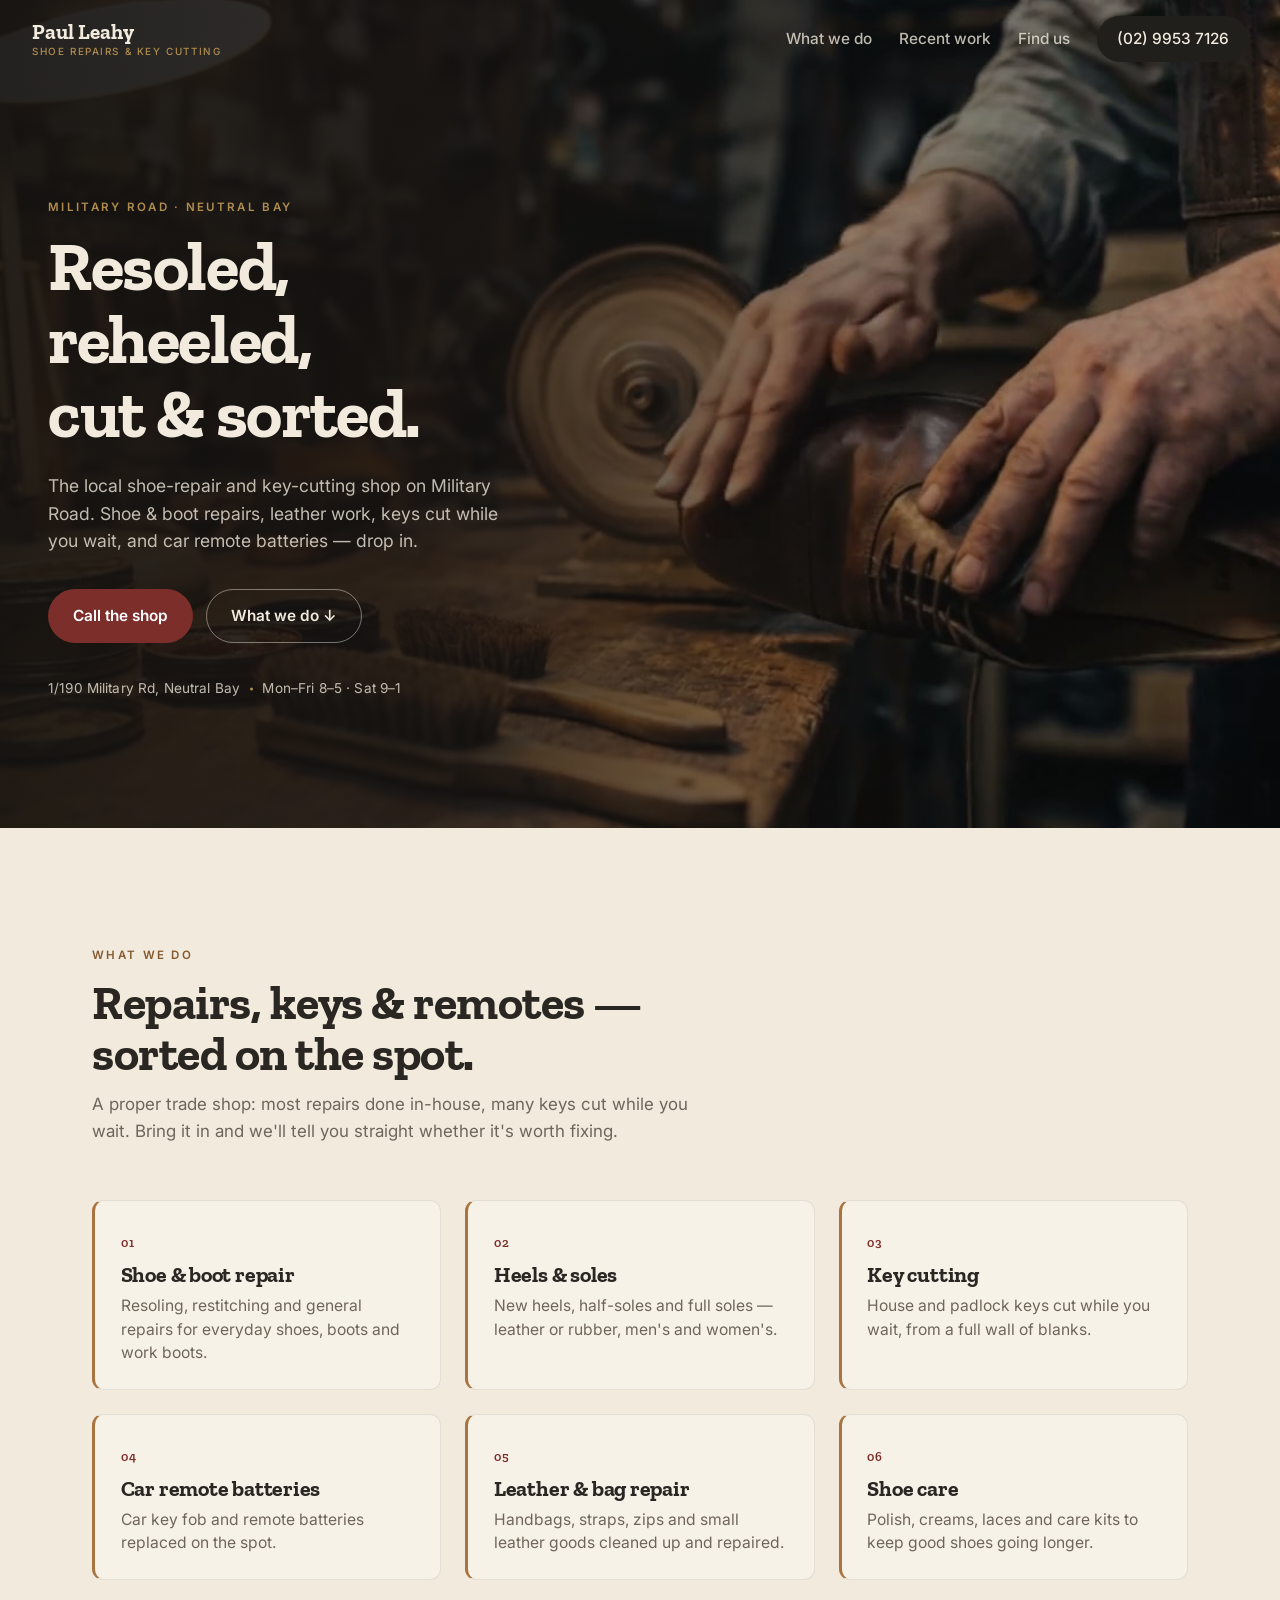
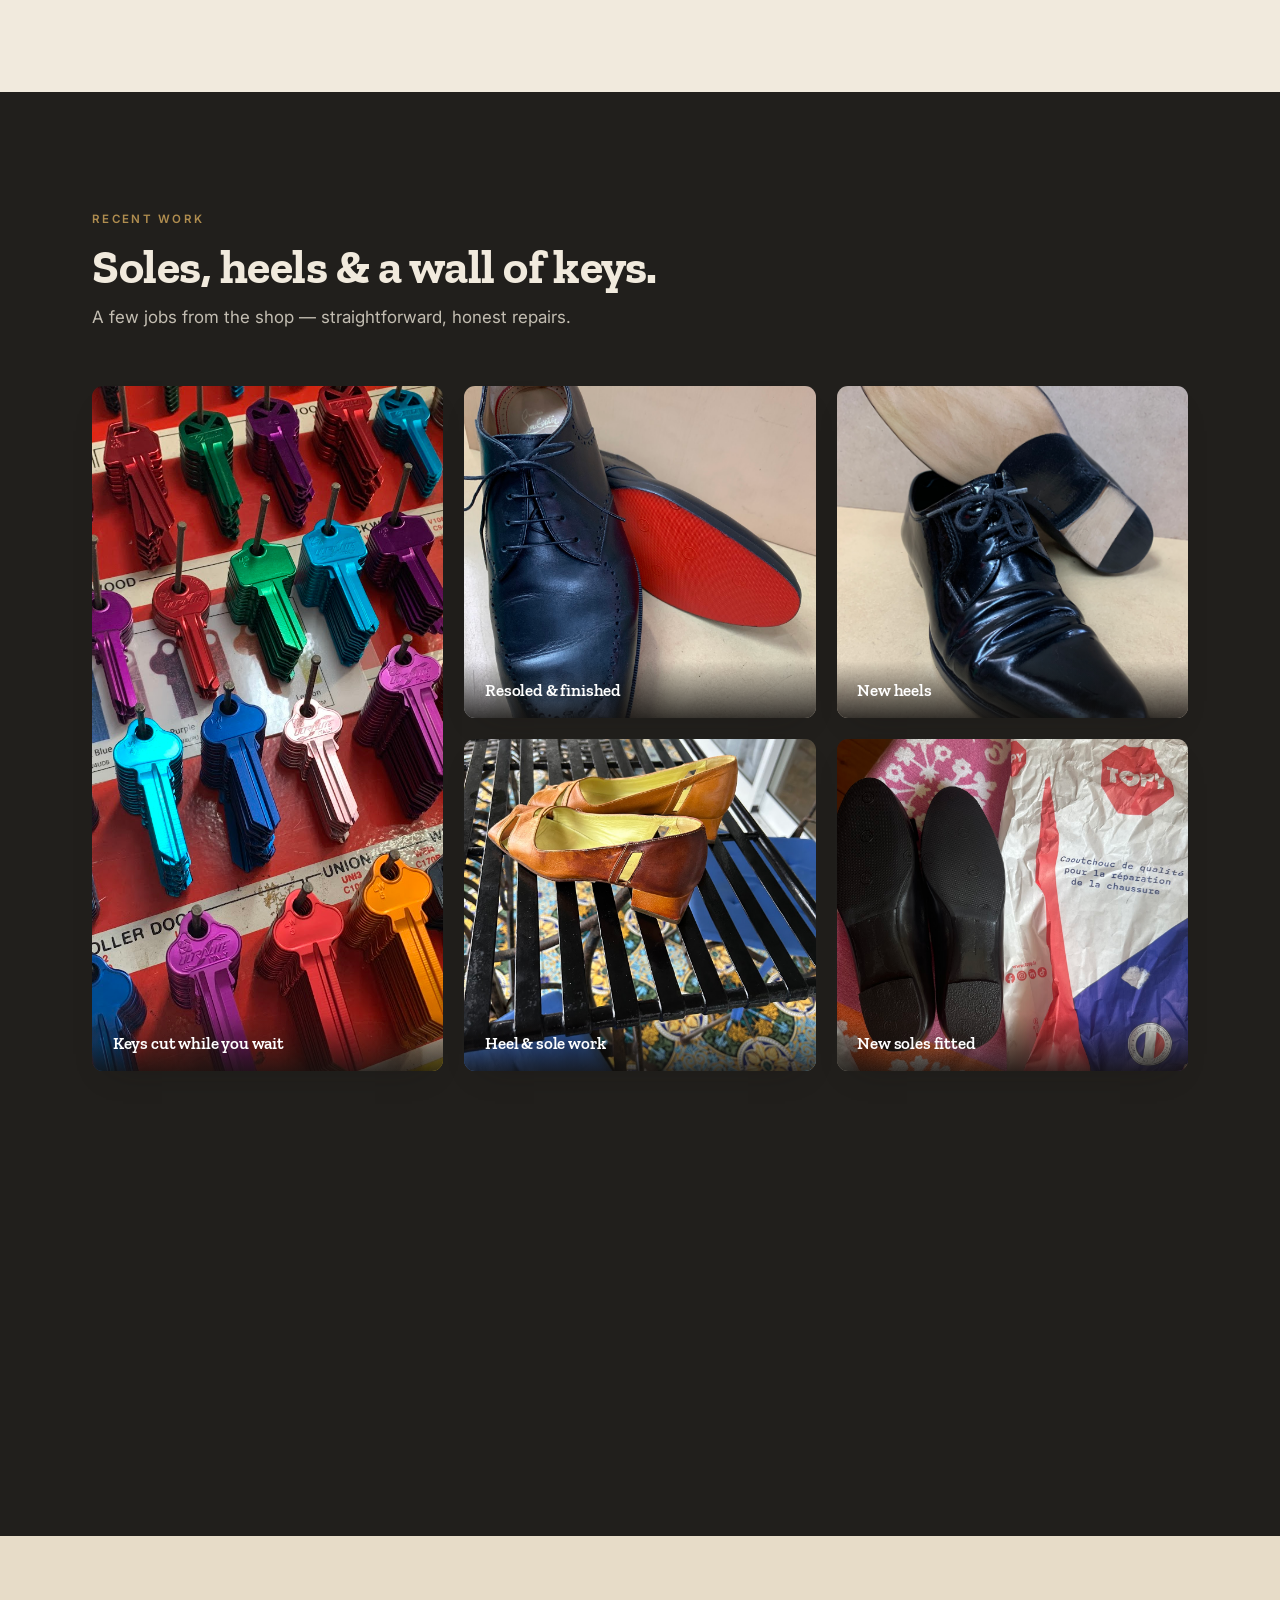
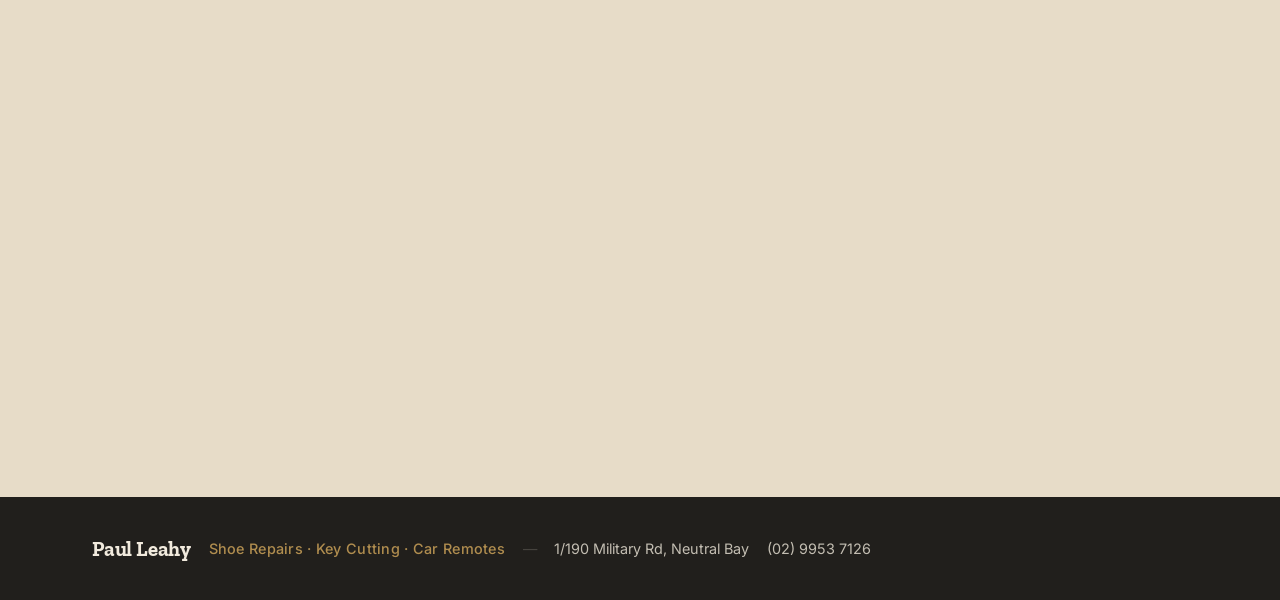
<file: index.html>
<!doctype html>
<html lang="en">
<head>
<meta charset="utf-8">
<meta name="viewport" content="width=device-width,initial-scale=1">
<meta name="robots" content="noindex,nofollow">
<title>Paul Leahy Shoe Repairs · Neutral Bay — shoe repair, key cutting &amp; car remotes</title>
<meta name="description" content="Paul Leahy Shoe Repairs, Key Cutting &amp; Car Remote Batteries — 1/190 Military Rd, Neutral Bay. Resoling, reheeling, leather &amp; bag repair, while-you-wait key cutting and car remote batteries. Open Mon–Fri 8–5, Sat 9–1. Call (02) 9953 7126.">
<link rel="preconnect" href="https://fonts.googleapis.com">
<link rel="preconnect" href="https://fonts.gstatic.com" crossorigin>
<link href="https://fonts.googleapis.com/css2?family=Zilla+Slab:wght@400;500;600;700&family=Inter:wght@400;500;600;700&display=swap" rel="stylesheet">
<link rel="stylesheet" href="tokens.css">
<link rel="stylesheet" href="styles.css?v=2">
</head>
<body>

<!-- NAV -->
<nav class="nav" id="nav">
  <a class="wordmark" href="#top">Paul&nbsp;Leahy<span class="wm-sub">Shoe Repairs &amp; Key Cutting</span></a>
  <div class="nav-links">
    <a href="#services">What we do</a>
    <a href="#work">Recent work</a>
    <a href="#visit">Find us</a>
    <a class="btn btn-pill" href="tel:+61299537126">(02) 9953 7126</a>
  </div>
  <button class="nav-toggle" id="navToggle" aria-label="Menu"><span></span><span></span><span></span></button>
  <div class="nav-drawer" id="navDrawer">
    <a href="#services">What we do</a>
    <a href="#work">Recent work</a>
    <a href="#visit">Find us</a>
    <a class="btn btn-pill" href="tel:+61299537126">Call (02) 9953 7126</a>
  </div>
</nav>

<!-- HERO · LEFT-RAIL editorial over full-bleed workshop video -->
<header class="hero" id="top">
  <div class="hero-media">
    <video autoplay muted loop playsinline poster="assets/images/hero-poster.jpg">
      <source src="assets/video/hero.mp4?v=1" type="video/mp4">
    </video>
  </div>
  <div class="hero-rail">
    <div class="hero-rail-inner">
      <span class="kicker">Military Road · Neutral Bay</span>
      <h1>Resoled,<br>reheeled,<br>cut &amp; sorted.</h1>
      <p class="sub">The local shoe-repair and key-cutting shop on Military Road. Shoe &amp; boot repairs, leather work, keys cut while you wait, and car remote batteries — drop in.</p>
      <div class="hero-cta">
        <a class="btn btn-primary" href="tel:+61299537126">Call the shop</a>
        <a class="btn btn-ghost" href="#services">What we do ↓</a>
      </div>
      <div class="hero-meta">
        <span>1/190 Military Rd, Neutral Bay</span>
        <span>Mon–Fri 8–5 · Sat 9–1</span>
      </div>
    </div>
  </div>
</header>

<!-- SERVICES · the heart -->
<section class="sec services" id="services">
  <div class="wrap">
    <div class="sec-head reveal">
      <span class="kicker">What we do</span>
      <h2>Repairs, keys &amp; remotes — sorted on the spot.</h2>
      <p>A proper trade shop: most repairs done in-house, many keys cut while you wait. Bring it in and we'll tell you straight whether it's worth fixing.</p>
    </div>
    <div class="svc-grid">
      <article class="svc reveal">
        <span class="svc-no">01</span>
        <h3>Shoe &amp; boot repair</h3>
        <p>Resoling, restitching and general repairs for everyday shoes, boots and work boots.</p>
      </article>
      <article class="svc reveal d1">
        <span class="svc-no">02</span>
        <h3>Heels &amp; soles</h3>
        <p>New heels, half-soles and full soles — leather or rubber, men's and women's.</p>
      </article>
      <article class="svc reveal d2">
        <span class="svc-no">03</span>
        <h3>Key cutting</h3>
        <p>House and padlock keys cut while you wait, from a full wall of blanks.</p>
      </article>
      <article class="svc reveal">
        <span class="svc-no">04</span>
        <h3>Car remote batteries</h3>
        <p>Car key fob and remote batteries replaced on the spot.</p>
      </article>
      <article class="svc reveal d1">
        <span class="svc-no">05</span>
        <h3>Leather &amp; bag repair</h3>
        <p>Handbags, straps, zips and small leather goods cleaned up and repaired.</p>
      </article>
      <article class="svc reveal d2">
        <span class="svc-no">06</span>
        <h3>Shoe care</h3>
        <p>Polish, creams, laces and care kits to keep good shoes going longer.</p>
      </article>
    </div>
  </div>
</section>

<!-- WORK · real Google photos, honestly attributed -->
<section class="sec work" id="work">
  <div class="wrap">
    <div class="sec-head light reveal">
      <span class="kicker">Recent work</span>
      <h2>Soles, heels &amp; a wall of keys.</h2>
      <p>A few jobs from the shop — straightforward, honest repairs.</p>
    </div>
    <div class="work-grid">
      <figure class="w-tall reveal"><img src="assets/images/key-wall.jpg" alt="A full wall of cut keys hanging on hooks at the key-cutting counter" loading="lazy">
        <figcaption><h3>Keys cut while you wait</h3></figcaption></figure>
      <figure class="reveal d1"><img src="assets/images/resole-brogue.jpg" alt="A black leather brogue with a freshly fitted sole" loading="lazy">
        <figcaption><h3>Resoled &amp; finished</h3></figcaption></figure>
      <figure class="reveal d1"><img src="assets/images/reheel-patent.jpg" alt="A black patent dress shoe with a new heel fitted" loading="lazy">
        <figcaption><h3>New heels</h3></figcaption></figure>
      <figure class="reveal d2"><img src="assets/images/heels-resoled.jpg" alt="A pair of tan leather heels repaired and resoled" loading="lazy">
        <figcaption><h3>Heel &amp; sole work</h3></figcaption></figure>
      <figure class="reveal d2"><img src="assets/images/new-soles.jpg" alt="A pair of flats turned sole-up showing new rubber soles" loading="lazy">
        <figcaption><h3>New soles fitted</h3></figcaption></figure>
      <figure class="w-wide reveal"><img src="assets/images/leather-bag.jpg" alt="A navy leather bag cleaned up and repaired" loading="lazy">
        <figcaption><h3>Leather &amp; bag repair</h3></figcaption></figure>
    </div>
  </div>
</section>

<!-- VISIT -->
<section class="sec visit" id="visit">
  <div class="wrap visit-wrap">
    <div class="visit-copy reveal">
      <span class="kicker">Find the shop</span>
      <h2>1/190 Military Road,<br>Neutral Bay.</h2>
      <p>On Military Road, a short walk from the Neutral Bay shops. Drop-in repairs and key cutting — no appointment needed.</p>
      <div class="visit-cta">
        <a class="btn btn-primary big" href="https://maps.google.com/?q=Paul+Leahy+Shoe+Repairs+1/190+Military+Rd+Neutral+Bay" target="_blank" rel="noopener">Get directions →</a>
        <a class="btn btn-ghost-dark big" href="tel:+61299537126">Call (02) 9953 7126</a>
      </div>
    </div>
    <div class="visit-info reveal d1">
      <div class="vi big-hours"><div class="l">Open</div><b>Mon–Fri 8:00am – 5:00pm</b><span>Sat 9:00am – 1:00pm · Sun closed</span></div>
      <div class="vi"><div class="l">Address</div><a href="https://maps.google.com/?q=Paul+Leahy+Shoe+Repairs+1/190+Military+Rd+Neutral+Bay" target="_blank" rel="noopener">1/190 Military Rd, Neutral Bay NSW 2089</a></div>
      <div class="vi"><div class="l">Phone</div><a href="tel:+61299537126">(02) 9953 7126</a></div>
    </div>
  </div>
</section>

<!-- FOOTER · compact utilitarian trade bar (varied from prior builds) -->
<footer>
  <div class="wrap foot-bar">
    <span class="foot-mark">Paul Leahy</span>
    <span class="foot-trade">Shoe Repairs · Key Cutting · Car Remotes</span>
    <span class="foot-sep" aria-hidden="true">—</span>
    <a href="https://maps.google.com/?q=Paul+Leahy+Shoe+Repairs+1/190+Military+Rd+Neutral+Bay" target="_blank" rel="noopener">1/190 Military Rd, Neutral Bay</a>
    <a href="tel:+61299537126">(02) 9953 7126</a>
  </div>
</footer>

<script src="main.js?v=3"></script>
</body>
</html>
</file>
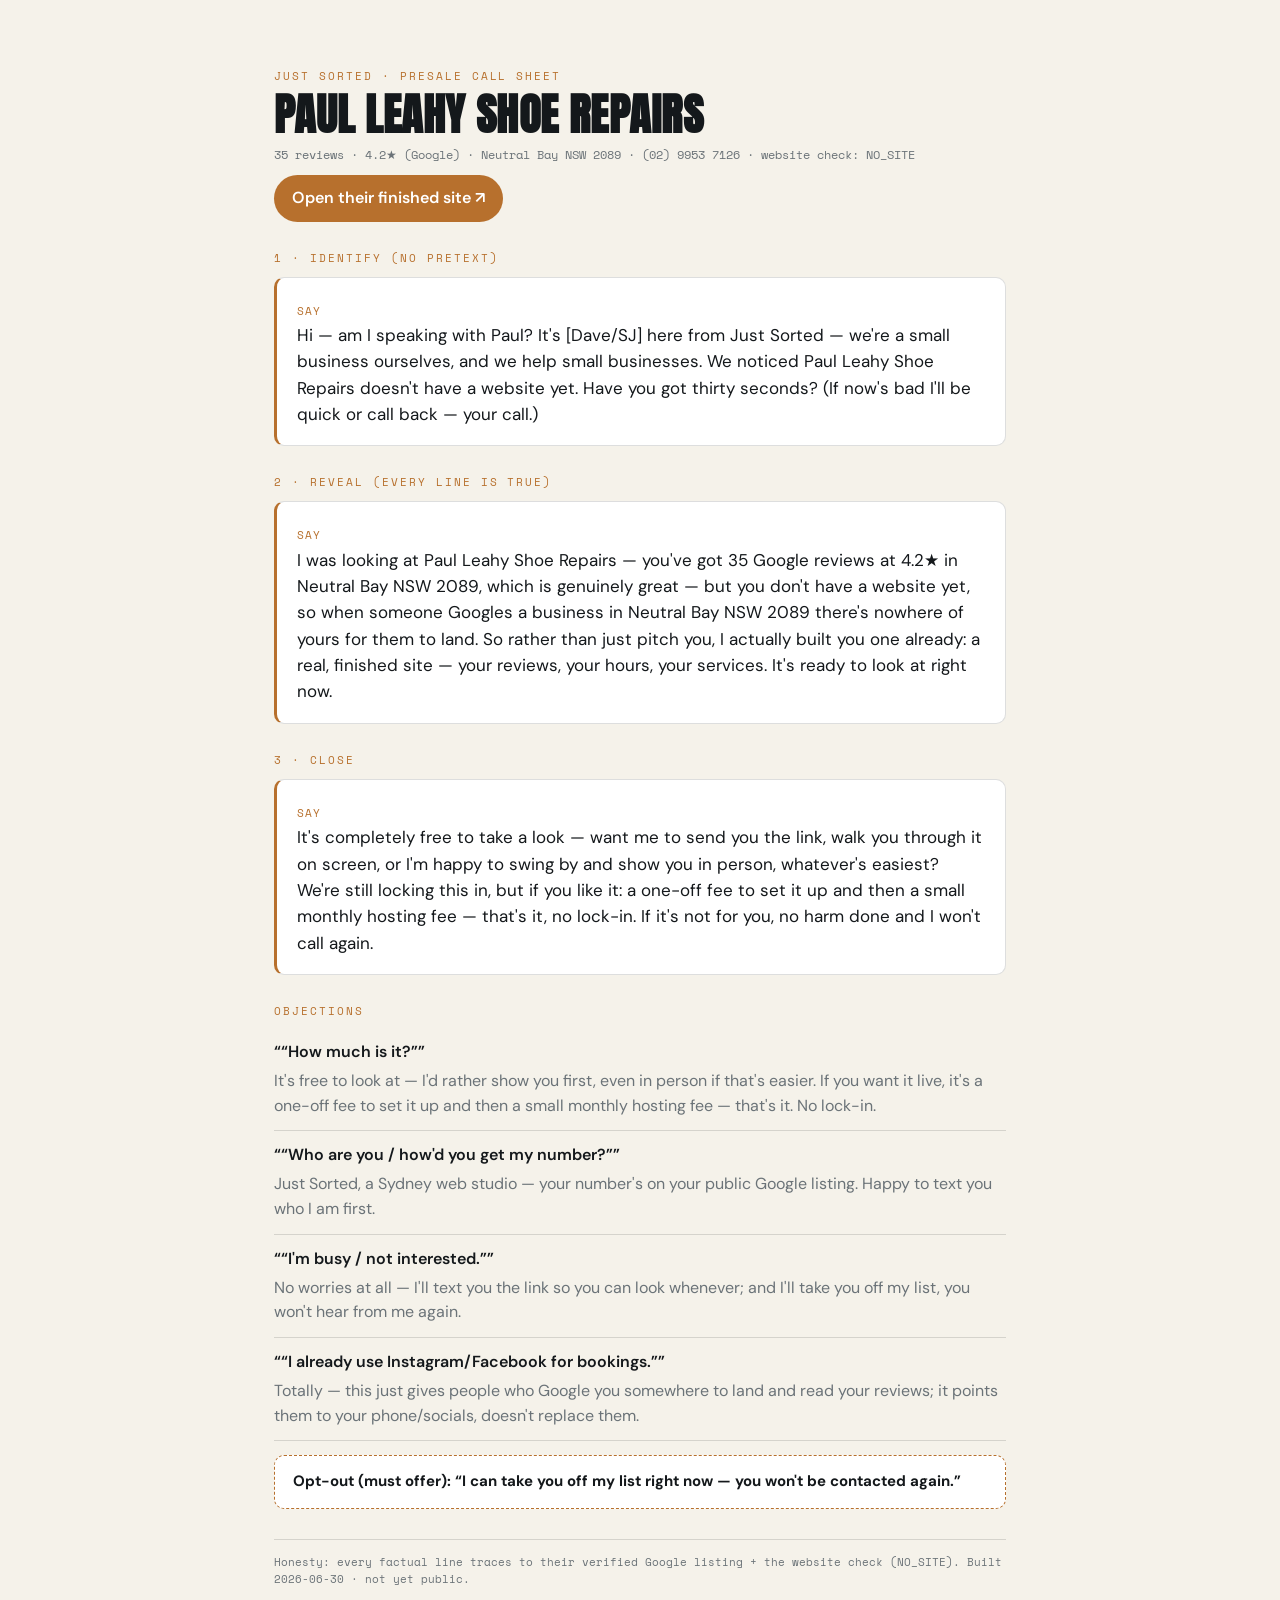
<file: call-sheet.html>
<!DOCTYPE html><html lang="en-AU"><head><meta charset="UTF-8">
<meta name="viewport" content="width=device-width, initial-scale=1">
<meta name="robots" content="noindex,nofollow">
<title>Call sheet — Paul Leahy Shoe Repairs</title>
<link href="https://fonts.googleapis.com/css2?family=Anton&family=DM+Sans:wght@400;500;600&family=Space+Mono:wght@400;700&display=swap" rel="stylesheet">
<style>
:root{--ink:#14181B;--paper:#F5F2EA;--clay:#B7702D;--steel:#6B7378;--line:rgba(20,24,27,.14)}
*{box-sizing:border-box;margin:0;padding:0}
body{font-family:'DM Sans',system-ui,sans-serif;background:var(--paper);color:var(--ink);line-height:1.55;padding:40px 24px;max-width:780px;margin:0 auto}
h1{font-family:'Anton',sans-serif;text-transform:uppercase;font-size:clamp(28px,5vw,44px);letter-spacing:.01em;line-height:.98}
.lbl{font-family:'Space Mono',monospace;font-size:11px;letter-spacing:.18em;text-transform:uppercase;color:var(--clay);margin:28px 0 8px}
.facts{font-family:'Space Mono',monospace;font-size:12px;color:var(--steel);margin-top:10px}
.act{background:#fff;border:1px solid var(--line);border-left:3px solid var(--clay);border-radius:10px;padding:18px 20px;margin-top:10px;font-size:17px}
.actno{font-family:'Space Mono',monospace;font-size:11px;color:var(--clay);letter-spacing:.1em}
.prev{display:inline-block;margin-top:10px;background:var(--clay);color:#fff;font-weight:600;padding:11px 18px;border-radius:999px;text-decoration:none}
.obj{border-bottom:1px solid var(--line);padding:12px 0}.obj q{font-weight:600}.obj p{color:var(--steel);margin-top:4px}
.optout{background:#fff;border:1px dashed var(--clay);border-radius:10px;padding:14px 18px;margin-top:14px;font-size:15px}
.foot{font-family:'Space Mono',monospace;font-size:11px;color:var(--steel);margin-top:30px;border-top:1px solid var(--line);padding-top:14px}
</style></head><body>
<div class="lbl">Just Sorted · presale call sheet</div>
<h1>Paul Leahy Shoe Repairs</h1>
<div class="facts">35 reviews · 4.2★ (Google) · Neutral Bay NSW 2089 · (02) 9953 7126 · website check: NO_SITE</div>
<a class="prev" href="https://ferrisbueller92.github.io/presale-paul-leahy/" target="_blank">Open their finished site ↗</a>
<div class="lbl">1 · Identify (no pretext)</div><div class="act"><span class="actno">SAY</span><br>Hi — am I speaking with Paul? It&#x27;s [Dave/SJ] here from Just Sorted — we&#x27;re a small business ourselves, and we help small businesses. We noticed Paul Leahy Shoe Repairs doesn&#x27;t have a website yet. Have you got thirty seconds? (If now&#x27;s bad I&#x27;ll be quick or call back — your call.)</div>
<div class="lbl">2 · Reveal (every line is true)</div><div class="act"><span class="actno">SAY</span><br>I was looking at Paul Leahy Shoe Repairs — you&#x27;ve got 35 Google reviews at 4.2★ in Neutral Bay NSW 2089, which is genuinely great — but you don&#x27;t have a website yet, so when someone Googles a business in Neutral Bay NSW 2089 there&#x27;s nowhere of yours for them to land. So rather than just pitch you, I actually built you one already: a real, finished site — your reviews, your hours, your services. It&#x27;s ready to look at right now.</div>
<div class="lbl">3 · Close</div><div class="act"><span class="actno">SAY</span><br>It&#x27;s completely free to take a look — want me to send you the link, walk you through it on screen, or I&#x27;m happy to swing by and show you in person, whatever&#x27;s easiest? We&#x27;re still locking this in, but if you like it: a one-off fee to set it up and then a small monthly hosting fee — that&#x27;s it, no lock-in. If it&#x27;s not for you, no harm done and I won&#x27;t call again.</div>
<div class="lbl">Objections</div><div class="obj"><q>“How much is it?”</q><p>It&#x27;s free to look at — I&#x27;d rather show you first, even in person if that&#x27;s easier. If you want it live, it&#x27;s a one-off fee to set it up and then a small monthly hosting fee — that&#x27;s it. No lock-in.</p></div><div class="obj"><q>“Who are you / how&#x27;d you get my number?”</q><p>Just Sorted, a Sydney web studio — your number&#x27;s on your public Google listing. Happy to text you who I am first.</p></div><div class="obj"><q>“I&#x27;m busy / not interested.”</q><p>No worries at all — I&#x27;ll text you the link so you can look whenever; and I&#x27;ll take you off my list, you won&#x27;t hear from me again.</p></div><div class="obj"><q>“I already use Instagram/Facebook for bookings.”</q><p>Totally — this just gives people who Google you somewhere to land and read your reviews; it points them to your phone/socials, doesn&#x27;t replace them.</p></div>
<div class="optout"><b>Opt-out (must offer): “I can take you off my list right now — you won&#x27;t be contacted again.”</b></div>
<div class="foot">Honesty: every factual line traces to their verified Google listing + the website check (NO_SITE). Built 2026-06-30 · not yet public.</div>
</body></html>
</file>
<file: tokens.css>
/* Paul Leahy Shoe Repairs — design tokens. Heritage cobbler / key-cutting trade.
   Grounded: 1/190 Military Rd, Neutral Bay NSW 2089; (02) 9953 7126; shoe repair,
   resoling, reheeling, key cutting, car remote batteries, leather & bag repair;
   Mon-Fri 8-5, Sat 9-1, Sun closed. NO logo, NO website.
   HONESTY NOTE: 4.2 Google rating with mixed reviews — this build is SERVICES-LED.
   Deliberately NO star-rating badge and NO review carousel (would misrepresent).
   DISTINCT from prior builds (cafes = warm cream/caramel/green serif & sans; trades = steel-blue/amber):
   Paul Leahy = HERITAGE TRADE — parchment + charcoal ink + leather-tan + OXBLOOD accent
   (echoes the red repaired soles), a sturdy SLAB-SERIF display (Zilla Slab) + Inter body,
   LEFT-RAIL editorial hero, compact utilitarian footer bar. */
:root{
  /* palette — heritage cobbler */
  --ink:      #211F1C;   /* warm charcoal — dark panels / hero rail */
  --ink-2:    #2C2926;
  --bone:     #F1EADD;   /* parchment ground */
  --paper:    #F7F2E8;
  --sand:     #E7DCC8;   /* pale toasted surface */
  --tan:      #A9743F;   /* leather tan — mid accent */
  --tan-deep: #855A2E;
  --oxblood:  #7C2E2A;   /* repaired-sole red — signature accent */
  --oxblood-deep:#5E211E;
  --brass:    #B08D4F;   /* fine detail line */
  --text:     #2A2622;   /* warm near-black body */
  --muted:    #6F665B;
  --on-dark:  #F1EADD;
  --on-dark-soft: rgba(241,234,221,.78);
  --line:     rgba(33,31,28,.16);
  --line-soft:rgba(33,31,28,.09);
  --line-dark:rgba(241,234,221,.18);

  /* type */
  --f-display:"Zilla Slab","Georgia",serif;            /* sturdy slab — workshop signage / craft */
  --f-body:   "Inter","Helvetica Neue",Arial,sans-serif;
  --t-hero: clamp(2.5rem, 5.4vw, 4.7rem);
  --t-h2:   clamp(1.8rem, 3.8vw, 3rem);
  --t-h3:   clamp(1.15rem, 1.7vw, 1.4rem);
  --t-body: 1.06rem;
  --t-kicker:.72rem;

  /* spacing */
  --s-2:.5rem; --s-3:.85rem; --s-4:1.4rem; --s-5:2.2rem; --s-6:3.4rem; --s-7:clamp(4rem,9vw,7rem);
  --maxw:1160px;

  /* radii — modest, utilitarian */
  --r-sm:6px; --r-md:11px; --r-lg:16px; --r-pill:999px;

  /* shadows */
  --shadow-soft: 0 24px 56px -30px rgba(20,18,16,.5);
  --shadow-card: 0 14px 32px -20px rgba(20,18,16,.34);

  /* motion */
  --dur:.55s;
  --ease: cubic-bezier(.22,1,.36,1);
  --ease-out: cubic-bezier(.16,1,.3,1);
}
</file>
<file: styles.css>
/* Paul Leahy Shoe Repairs — styles. Heritage trade: parchment + charcoal + leather-tan + oxblood.
   LEFT-RAIL editorial hero · slab-serif display · services-led · compact footer bar. */

*{margin:0;padding:0;box-sizing:border-box}
html{scroll-behavior:smooth}
body{font-family:var(--f-body);font-size:var(--t-body);line-height:1.6;color:var(--text);background:var(--bone);-webkit-font-smoothing:antialiased}
img{display:block;max-width:100%}
a{color:inherit;text-decoration:none}
h1,h2,h3{font-family:var(--f-display);font-weight:700;line-height:1.06;letter-spacing:-.01em}
.wrap{max-width:var(--maxw);margin:0 auto;padding:0 clamp(1.2rem,4vw,2rem)}
.sec{padding:var(--s-7) 0}

.kicker{display:inline-block;font-family:var(--f-body);font-weight:600;font-size:var(--t-kicker);
  letter-spacing:.2em;text-transform:uppercase;color:var(--tan-deep);margin-bottom:var(--s-3)}
.kicker.light{color:var(--brass)}

.btn{display:inline-flex;align-items:center;gap:.5rem;font-family:var(--f-body);font-weight:600;
  font-size:.96rem;padding:.85rem 1.5rem;border-radius:var(--r-pill);transition:transform .2s var(--ease),background .2s,color .2s,border-color .2s;cursor:pointer;border:1.5px solid transparent}
.btn:hover{transform:translateY(-2px)}
.btn-primary{background:var(--oxblood);color:#fff}
.btn-primary:hover{background:var(--oxblood-deep)}
.btn-ghost{background:transparent;color:var(--on-dark);border-color:rgba(241,234,221,.45)}
.btn-ghost:hover{border-color:var(--on-dark);background:rgba(241,234,221,.08)}
.btn-ghost-dark{background:transparent;color:var(--text);border-color:var(--line)}
.btn-ghost-dark:hover{border-color:var(--text)}
.btn-pill{background:var(--ink);color:var(--on-dark);padding:.6rem 1.15rem;font-size:.9rem}
.btn-pill:hover{background:var(--oxblood)}
.btn.big{padding:1rem 1.7rem;font-size:1.02rem}

/* ---------- NAV ---------- */
.nav{position:fixed;top:0;left:0;right:0;z-index:50;display:flex;align-items:center;justify-content:space-between;
  padding:1rem clamp(1.2rem,4vw,2rem);transition:background .3s,box-shadow .3s,padding .3s}
.nav.scrolled{background:var(--bone);box-shadow:0 1px 0 var(--line),0 10px 30px -22px rgba(20,18,16,.5)}
.wordmark{display:flex;flex-direction:column;line-height:1.04;font-family:var(--f-display);font-weight:700;font-size:1.32rem;color:var(--on-dark)}
.nav.scrolled .wordmark{color:var(--ink)}
.wm-sub{font-family:var(--f-body);font-weight:500;font-size:.62rem;letter-spacing:.16em;text-transform:uppercase;color:var(--brass);margin-top:.16rem}
.nav.scrolled .wm-sub{color:var(--tan-deep)}
.nav-links{display:flex;align-items:center;gap:1.7rem}
.nav-links a{font-weight:500;font-size:.96rem;color:var(--on-dark-soft)}
.nav-links a:hover{color:var(--on-dark)}
.nav.scrolled .nav-links a{color:var(--muted)}
.nav.scrolled .nav-links a:hover{color:var(--ink)}
.nav-links .btn-pill{color:var(--on-dark)}
.nav.scrolled .nav-links .btn-pill{color:var(--on-dark)}
.nav-toggle{display:none;flex-direction:column;gap:5px;background:none;border:0;cursor:pointer;padding:6px}
.nav-toggle span{width:24px;height:2px;background:var(--on-dark);transition:.3s}
.nav.scrolled .nav-toggle span{background:var(--ink)}
.nav-drawer{display:none}

/* ---------- HERO · left-rail ---------- */
.hero{position:relative;min-height:92vh;display:flex;align-items:stretch;overflow:hidden;background:var(--ink)}
.hero-media{position:absolute;inset:0;z-index:0}
.hero-media video{width:100%;height:100%;object-fit:cover}
.hero-media::after{content:"";position:absolute;inset:0;
  background:linear-gradient(90deg,rgba(20,18,16,.93) 0%,rgba(22,19,17,.88) 32%,rgba(22,19,17,.5) 62%,rgba(22,19,17,.22) 100%)}
.hero-rail{position:relative;z-index:2;display:flex;align-items:center;width:min(580px,54%);padding:0 clamp(1.2rem,4vw,3rem)}
.hero-rail-inner{padding:7rem 0 3rem;color:var(--on-dark)}
.hero .kicker{color:var(--brass)}
.hero h1{font-size:var(--t-hero);color:var(--on-dark);letter-spacing:-.02em}
.hero h1 br{display:block}
.hero .sub{margin-top:var(--s-4);max-width:30em;font-size:1.1rem;color:var(--on-dark-soft);line-height:1.55}
.hero-cta{display:flex;flex-wrap:wrap;gap:.8rem;margin-top:var(--s-5)}
.hero-meta{display:flex;flex-wrap:wrap;gap:.4rem 1.4rem;margin-top:var(--s-5);
  font-size:.85rem;color:var(--on-dark-soft);font-family:var(--f-body)}
.hero-meta span{position:relative;letter-spacing:.01em}
.hero-meta span+span::before{content:"";position:absolute;left:-.8rem;top:50%;width:3px;height:3px;border-radius:50%;background:var(--brass);transform:translateY(-50%)}

/* ---------- section heads ---------- */
.sec-head{max-width:38rem;margin-bottom:var(--s-6)}
.sec-head h2{font-size:var(--t-h2);margin-bottom:.7rem}
.sec-head p{color:var(--muted);font-size:1.06rem}
.sec-head.light h2{color:var(--on-dark)}
.sec-head.light p{color:var(--on-dark-soft)}
.sec-head.light .kicker{color:var(--brass)}

/* ---------- SERVICES ---------- */
.services{background:var(--bone)}
.svc-grid{display:grid;grid-template-columns:repeat(3,1fr);gap:clamp(1rem,2.2vw,1.5rem)}
.svc{position:relative;background:var(--paper);border:1px solid var(--line-soft);border-left:3px solid var(--tan);
  border-radius:var(--r-md);padding:1.7rem 1.6rem 1.5rem;transition:transform .25s var(--ease),box-shadow .25s,border-color .25s}
.svc:hover{transform:translateY(-3px);box-shadow:var(--shadow-card);border-left-color:var(--oxblood)}
.svc-no{font-family:var(--f-display);font-weight:600;font-size:.8rem;color:var(--oxblood);letter-spacing:.08em}
.svc h3{font-size:var(--t-h3);margin:.5rem 0 .5rem}
.svc p{color:var(--muted);font-size:.98rem;line-height:1.5}

/* ---------- WORK · dark gallery ---------- */
.work{background:var(--ink)}
.work-grid{display:grid;grid-template-columns:repeat(3,1fr);grid-auto-rows:1fr;gap:clamp(.8rem,1.8vw,1.3rem)}
.work-grid figure{position:relative;border-radius:var(--r-md);overflow:hidden;background:var(--ink-2);box-shadow:var(--shadow-card)}
.work-grid img{width:100%;height:100%;object-fit:cover;aspect-ratio:3/2;transition:transform .8s var(--ease)}
.work-grid figure:hover img{transform:scale(1.05)}
.work-grid .w-tall{grid-row:span 2}
.work-grid .w-tall img{aspect-ratio:3/4;height:100%}
.work-grid .w-wide{grid-column:1 / -1}
.work-grid .w-wide img{aspect-ratio:3.3/1}
.work-grid figcaption{position:absolute;left:0;right:0;bottom:0;padding:1.3rem 1.3rem 1.1rem;
  background:linear-gradient(180deg,transparent,rgba(18,16,14,.82))}
.work-grid h3{color:#fff;font-size:1.06rem;font-weight:600}

/* ---------- VISIT ---------- */
.visit{background:var(--sand)}
.visit-wrap{display:grid;grid-template-columns:1.1fr .9fr;gap:clamp(1.6rem,4vw,3.4rem);align-items:center}
.visit-copy h2{font-size:var(--t-h2);margin-bottom:.7rem}
.visit-copy p{color:var(--muted);max-width:30em;margin-bottom:var(--s-5)}
.visit-cta{display:flex;flex-wrap:wrap;gap:.8rem}
.visit-info{background:var(--paper);border:1px solid var(--line-soft);border-radius:var(--r-lg);padding:1.7rem 1.8rem;box-shadow:var(--shadow-card)}
.vi{padding:1rem 0;border-bottom:1px solid var(--line-soft)}
.vi:last-child{border-bottom:0}
.vi .l{font-family:var(--f-body);font-weight:600;font-size:.7rem;letter-spacing:.16em;text-transform:uppercase;color:var(--tan-deep);margin-bottom:.35rem}
.vi b{font-family:var(--f-display);font-weight:600;font-size:1.12rem;color:var(--ink);display:block}
.vi span{color:var(--muted);font-size:.95rem}
.vi a{color:var(--ink);font-weight:500}
.vi a:hover{color:var(--oxblood)}
.big-hours b{font-size:1.2rem}

/* ---------- FOOTER · compact trade bar ---------- */
footer{background:var(--ink);padding:clamp(1.6rem,3vw,2.2rem) 0}
.foot-bar{display:flex;align-items:center;flex-wrap:wrap;gap:.5rem 1.1rem;color:var(--on-dark-soft);font-size:.9rem}
.foot-mark{font-family:var(--f-display);font-weight:700;font-size:1.3rem;color:var(--on-dark);letter-spacing:-.01em}
.foot-trade{font-weight:500;letter-spacing:.02em;color:var(--brass)}
.foot-sep{color:var(--line-dark)}
.foot-bar a:hover{color:var(--on-dark)}

/* ---------- reveal ---------- */
.reveal{opacity:0;transform:translateY(22px);transition:opacity .7s var(--ease-out),transform .7s var(--ease-out)}
.reveal.in{opacity:1;transform:none}
.reveal.d1{transition-delay:.08s}
.reveal.d2{transition-delay:.16s}
@media (prefers-reduced-motion:reduce){.reveal{opacity:1;transform:none;transition:none}}

/* ---------- responsive ---------- */
@media (max-width:900px){
  .svc-grid{grid-template-columns:repeat(2,1fr)}
  .visit-wrap{grid-template-columns:1fr}
}
@media (max-width:760px){
  .nav-links{display:none}
  .nav-toggle{display:flex}
  .nav-drawer{position:fixed;top:0;right:0;height:100vh;width:78%;max-width:320px;background:var(--ink);
    display:flex;flex-direction:column;gap:1.3rem;padding:5.5rem 2rem 2rem;transform:translateX(100%);transition:transform .35s var(--ease);z-index:45}
  .nav-drawer.open{transform:none}
  .nav-drawer a{color:var(--on-dark);font-size:1.1rem;font-weight:500}
  .nav-drawer .btn-pill{background:var(--oxblood);align-self:flex-start}
  /* hero rail → full-width, vertical scrim */
  .hero-media::after{background:linear-gradient(180deg,rgba(20,18,16,.62) 0%,rgba(20,18,16,.74) 55%,rgba(20,18,16,.92) 100%)}
  .hero-rail{width:100%;align-items:flex-end}
  .hero-rail-inner{padding:7rem 0 3.5rem}
}
@media (max-width:560px){
  .svc-grid{grid-template-columns:1fr}
  .work-grid{grid-template-columns:1fr}
  .work-grid .w-tall{grid-row:auto}
  .work-grid .w-tall img,.work-grid .w-wide img,.work-grid img{aspect-ratio:3/2}
  .work-grid .w-wide{grid-column:auto}
  .hero h1{font-size:clamp(2.4rem,11vw,3.4rem)}
}

/* Hide Safari/iOS play-button overlay shown when autoplay is blocked — hero shows a clean
   poster frame; the muted video starts on autoplay (where allowed) or first scroll/tap. */
video::-webkit-media-controls-start-playback-button,
video::-webkit-media-controls-overlay-play-button,
video::-webkit-media-controls-play-button,
video::-webkit-media-controls-panel,
video::-webkit-media-controls{display:none!important;-webkit-appearance:none}
</file>
